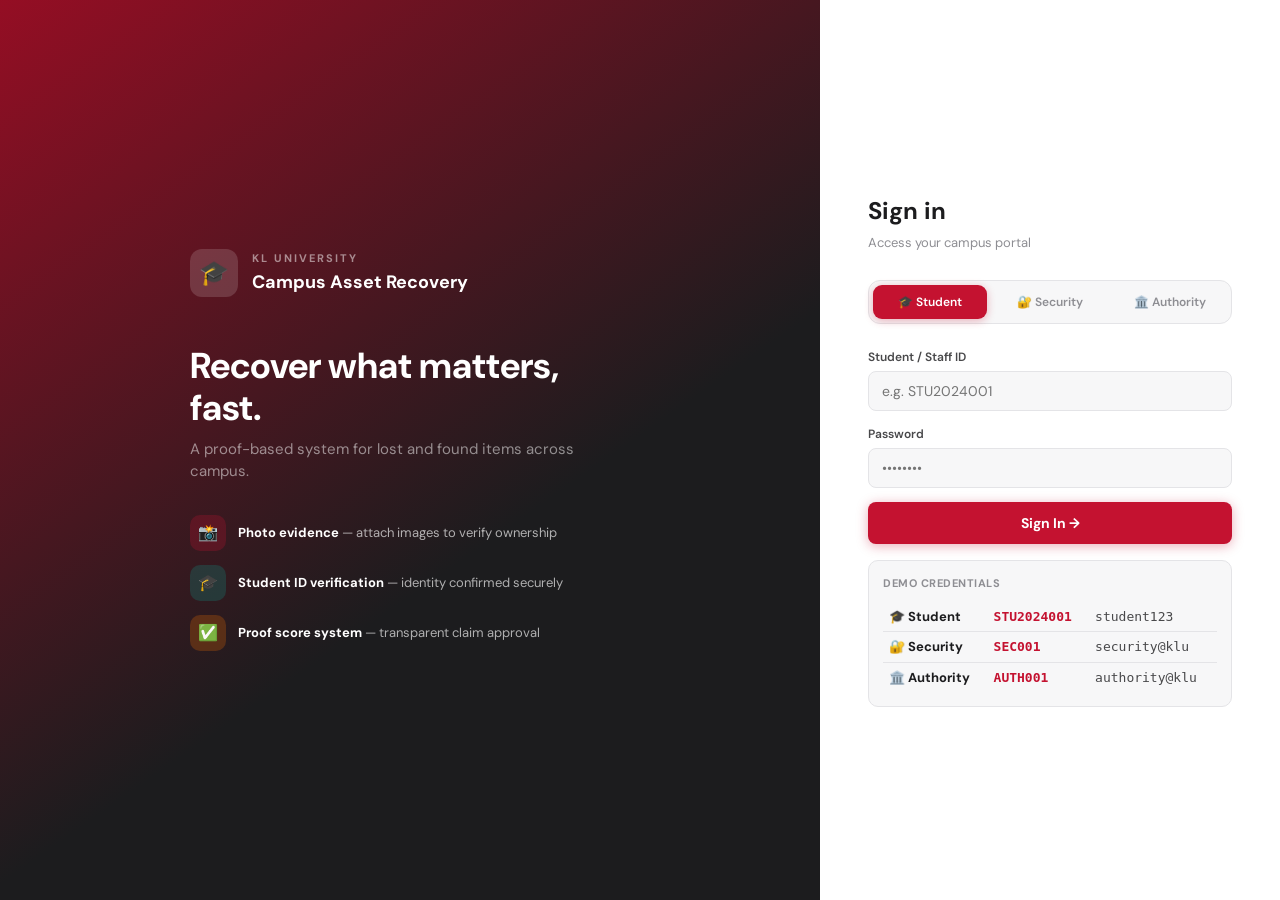
<file: index.html>
<!DOCTYPE html>
<html lang="en">
<head>
<meta charset="UTF-8"/>
<meta name="viewport" content="width=device-width, initial-scale=1.0"/>
<title>KLU – Campus Asset Recovery System</title>
<link href="https://fonts.googleapis.com/css2?family=DM+Sans:wght@300;400;500;600;700&family=DM+Mono:wght@400;500&display=swap" rel="stylesheet"/>
<link rel="stylesheet" href="style.css">
</head>
<body>

<div id="login-screen">
  <div class="login-left">
    <div class="login-left-content">
      <div class="login-brand">
        <div class="login-brand-icon">🎓</div>
        <div class="login-brand-text">
          <h1>KL University</h1>
          <p>Campus Asset Recovery</p>
        </div>
      </div>
      <div class="login-headline">
        <h2>Recover what matters, fast.</h2>
        <p>A proof-based system for lost and found items across campus.</p>
      </div>
      <div class="login-features">
        <div class="login-feature">
          <div class="login-feature-icon" style="background:rgba(196,18,48,0.25)">📸</div>
          <p><strong>Photo evidence</strong> — attach images to verify ownership</p>
        </div>
        <div class="login-feature">
          <div class="login-feature-icon" style="background:rgba(14,148,136,0.25)">🎓</div>
          <p><strong>Student ID verification</strong> — identity confirmed securely</p>
        </div>
        <div class="login-feature">
          <div class="login-feature-icon" style="background:rgba(234,108,0,0.25)">✅</div>
          <p><strong>Proof score system</strong> — transparent claim approval</p>
        </div>
      </div>
    </div>
  </div>
  <div class="login-right">
    <div class="login-form-wrap">
      <h3>Sign in</h3>
      <p>Access your campus portal</p>
      <div class="role-tabs">
        <button class="role-tab active" onclick="setRole('student',this)">🎓 Student</button>
        <button class="role-tab" onclick="setRole('admin',this)">🔐 Security</button>
        <button class="role-tab" onclick="setRole('authority',this)">🏛️ Authority</button>
      </div>
      <div class="form-field">
        <label>Student / Staff ID</label>
        <input type="text" id="login-id" placeholder="e.g. STU2024001"/>
      </div>
      <div class="form-field">
        <label>Password</label>
        <input type="password" id="login-pass" placeholder="••••••••"/>
      </div>
      <button class="btn-login" onclick="doLogin()">Sign In →</button>
      <div class="demo-creds">
        <div class="demo-creds-title">Demo Credentials</div>
        <table class="demo-table">
          <tr><td>🎓 Student</td><td class="cred-id">STU2024001</td><td class="cred-pass">student123</td></tr>
          <tr><td>🔐 Security</td><td class="cred-id">SEC001</td><td class="cred-pass">security@klu</td></tr>
          <tr><td>🏛️ Authority</td><td class="cred-id">AUTH001</td><td class="cred-pass">authority@klu</td></tr>
        </table>
      </div>
    </div>
  </div>
</div>

<div id="app">
  <aside class="sidebar">
    <div class="sidebar-header">
      <div class="sidebar-brand-badge">KLU</div>
      <div class="sidebar-logo-text">
        <span>KL University</span>
        <strong>Asset Recovery</strong>
      </div>
    </div>
    <div class="sidebar-user">
      <div class="user-avatar" id="sb-avatar">A</div>
      <div class="user-info">
        <h4 id="sb-name">User</h4>
        <span id="sb-role">Role</span>
      </div>
    </div>
    <nav class="sidebar-nav" id="sidebar-nav"></nav>
    <div class="sidebar-footer">
      <button class="btn-logout" onclick="logout()">← Sign Out</button>
    </div>
  </aside>

  <main class="main">

    <div class="page active" id="page-dashboard">
      <div class="page-header page-header-row">
        <div>
          <h1 id="dash-greeting">Dashboard</h1>
          <p>Here's what's happening on campus today</p>
        </div>
        <div style="display:flex;gap:8px">
          <button class="btn btn-outline" onclick="showPage('page-search')">🔍 Search</button>
          <button class="btn btn-red" onclick="showPage('page-report')">+ Report Item</button>
        </div>
      </div>
      <div class="stats-row">
        <div class="stat-card"><div class="stat-icon" style="background:#FFEBEE">📦</div><div><div class="stat-num" id="stat-lost">0</div><div class="stat-label">Lost Items</div><div class="stat-change up">+3 this week</div></div></div>
        <div class="stat-card"><div class="stat-icon" style="background:#E8F5E9">✅</div><div><div class="stat-num" id="stat-found">0</div><div class="stat-label">Found Items</div><div class="stat-change up">+5 this week</div></div></div>
        <div class="stat-card"><div class="stat-icon" style="background:#E3F2FD">🔗</div><div><div class="stat-num" id="stat-matches">9</div><div class="stat-label">Matches</div><div class="stat-change up">+2 today</div></div></div>
        <div class="stat-card"><div class="stat-icon" style="background:#FFF3E0">⏳</div><div><div class="stat-num" id="stat-pending">0</div><div class="stat-label">Pending Claims</div><div class="stat-change down">Needs review</div></div></div>
      </div>
      <div class="grid-2">
        <div class="card">
          <div class="card-header"><span class="card-title">Recent Reports</span><a class="card-link" onclick="showPage('page-search')">View all →</a></div>
          <div id="recent-list"></div>
        </div>
        <div class="card">
          <div class="card-header"><span class="card-title">Weekly Activity</span></div>
          <div class="card-pad">
            <div class="bar-chart" id="mini-chart"></div>
            <p style="font-size:11px;color:var(--text3);text-align:center;margin-top:6px">Claims per day — last 7 days</p>
            <div class="divider"></div>
            <div class="timeline" id="activity-timeline"></div>
          </div>
        </div>
      </div>
      <div class="card" id="proof-panel" style="display:none">
        <div class="card-header"><span class="card-title">Pending Verification Queue</span><a class="card-link" onclick="showPage('page-verify')">Manage →</a></div>
        <div class="table-wrap">
          <table>
            <thead><tr><th>Item</th><th>Claimant</th><th>Proof Score</th><th>Submitted</th><th>Action</th></tr></thead>
            <tbody id="verify-table-body"></tbody>
          </table>
        </div>
      </div>
    </div>

    <div class="page" id="page-report">
      <div class="page-header"><h1>Report an Item</h1><p>Submit a lost or found item with supporting evidence</p></div>
      <div class="card card-pad" style="margin-bottom:16px">
        <div class="steps-row">
          <div class="step-item active" id="step1"><div class="step-num">1</div><div class="step-label">Item Details</div></div>
          <div class="step-item" id="step2"><div class="step-num">2</div><div class="step-label">Upload Proof</div></div>
          <div class="step-item" id="step3"><div class="step-num">3</div><div class="step-label">Review and Submit</div></div>
        </div>
      </div>
      <div class="card card-pad">
        <div id="report-step-1">
          <div class="form-section">
            <div class="form-section-title">Item Type</div>
            <div style="display:flex;gap:10px;margin-bottom:20px">
              <label style="flex:1;cursor:pointer"><input type="radio" name="item-type" value="lost" checked onchange="updateReportType(this.value)" style="display:none"><div class="quiz-opt selected" id="type-lost" style="justify-content:center;padding:14px"><span>📍</span><span style="font-weight:700">Lost Item</span></div></label>
              <label style="flex:1;cursor:pointer"><input type="radio" name="item-type" value="found" onchange="updateReportType(this.value)" style="display:none"><div class="quiz-opt" id="type-found" style="justify-content:center;padding:14px"><span>📦</span><span style="font-weight:700">Found Item</span></div></label>
            </div>
          </div>
          <div class="form-section">
            <div class="form-section-title">Basic Information</div>
            <div class="form-row">
              <div class="form-field"><label>Item Name</label><input type="text" id="r-name" placeholder="e.g. Black Dell Laptop"/></div>
              <div class="form-field"><label>Category</label>
                <select id="r-category">
                  <option value="">Select category</option>
                  <option>Electronics</option><option>Clothing</option><option>Accessories / Jewelry</option>
                  <option>Books / Stationery</option><option>ID / Documents</option><option>Keys</option>
                  <option>Bag / Wallet</option><option>Sports Equipment</option><option>Other</option>
                </select>
              </div>
            </div>
            <div class="form-row">
              <div class="form-field"><label>Date</label><input type="date" id="r-date"/></div>
              <div class="form-field"><label>Location</label>
                <select id="r-location">
                  <option value="">Select location</option>
                  <optgroup label="🏪 Basement (B Floor)">
                    <option>Canteen – B Floor</option>
                    <option>Boys Common Room – B Floor</option>
                    <option>Girls Common Room – B Floor</option>
                  </optgroup>
                  <optgroup label="🏫 Ground Floor">
                    <option>Room 001 – Ground Floor</option><option>Room 002 – Ground Floor</option>
                    <option>Room 003 – Ground Floor</option><option>Room 004 – Ground Floor</option>
                    <option>Room 005 – Ground Floor</option><option>Room 006 – Ground Floor</option>
                    <option>Room 007 – Ground Floor</option><option>Lab 008 – Ground Floor</option>
                    <option>Faculty Room – Ground Floor</option>
                  </optgroup>
                  <optgroup label="🏫 1st Floor">
                    <option>Room 101 – 1st Floor</option><option>Room 102 – 1st Floor</option>
                    <option>Room 103 – 1st Floor</option><option>Room 104 – 1st Floor</option>
                    <option>Room 105 – 1st Floor</option><option>Room 106 – 1st Floor</option>
                    <option>Room 107 – 1st Floor</option><option>Lab 108 – 1st Floor</option>
                    <option>Faculty Room – 1st Floor</option>
                  </optgroup>
                  <optgroup label="📚 2nd Floor">
                    <option>Room 201 – 2nd Floor</option><option>Room 202 – 2nd Floor</option>
                    <option>Room 203 – 2nd Floor</option><option>Room 204 – 2nd Floor</option>
                    <option>Room 205 – 2nd Floor</option><option>Room 206 – 2nd Floor</option>
                    <option>Room 207 – 2nd Floor</option><option>Lab 208 – 2nd Floor</option>
                    <option>Library – 2nd Floor</option><option>Faculty Room – 2nd Floor</option>
                  </optgroup>
                  <optgroup label="🎭 3rd Floor">
                    <option>Room 301 – 3rd Floor</option><option>Room 302 – 3rd Floor</option>
                    <option>Room 303 – 3rd Floor</option><option>Room 304 – 3rd Floor</option>
                    <option>Room 305 – 3rd Floor</option><option>Room 306 – 3rd Floor</option>
                    <option>Room 307 – 3rd Floor</option><option>Auditorium – 3rd Floor</option>
                    <option>Faculty Room – 3rd Floor</option>
                  </optgroup>
                  <optgroup label="🎭 4th Floor">
                    <option>Room 401 – 4th Floor</option><option>Room 402 – 4th Floor</option>
                    <option>Room 403 – 4th Floor</option><option>Room 404 – 4th Floor</option>
                    <option>Room 405 – 4th Floor</option><option>Room 406 – 4th Floor</option>
                    <option>Room 407 – 4th Floor</option><option>Auditorium – 4th Floor</option>
                    <option>Faculty Room – 4th Floor</option>
                  </optgroup>
                  <option>Other / Unknown</option>
                </select>
              </div>
            </div>
            <div class="form-field"><label>Description</label><textarea id="r-desc" placeholder="Colour, brand, size, unique markings, condition..."></textarea></div>
            <div class="form-field"><label>Unique Identifiers</label><input type="text" id="r-uid" placeholder="Serial no., engraving, stickers, etc."/></div>
          </div>
          <div style="text-align:right"><button class="btn btn-red" onclick="reportNext(2)">Next →</button></div>
        </div>

        <div id="report-step-2" style="display:none">
          <div class="form-section">
            <div class="form-section-title">Photo Evidence</div>
            <div class="alert alert-info">📷 Clear photos significantly improve recovery chances.</div>
            <div class="upload-area" onclick="triggerUpload('photo-upload')">
              <div class="upload-icon">📷</div>
              <p>Drag and drop or <span class="upload-link">browse files</span></p>
              <p style="font-size:11px;margin-top:3px;color:var(--text3)">JPG, PNG up to 10MB</p>
              <input type="file" id="photo-upload" multiple accept="image/*" style="display:none" onchange="previewPhotos(this)"/>
            </div>
            <div id="photo-previews" style="display:flex;gap:8px;flex-wrap:wrap;margin-top:10px"></div>
          </div>
          <div class="form-section">
            <div class="form-section-title">Student ID Verification</div>
            <div class="alert alert-warn">🎓 Required to validate your identity. Kept confidential.</div>
            <div class="form-row">
              <div class="form-field"><label>Student ID</label><input type="text" id="r-sid" placeholder="e.g. STU2024001"/></div>
              <div class="form-field"><label>Full Name</label><input type="text" id="r-sname" placeholder="As per ID card"/></div>
            </div>
            <div class="form-field"><label>Upload ID Card</label>
              <div class="upload-area" onclick="triggerUpload('id-upload')" style="padding:16px">
                <div style="font-size:22px">🪪</div>
                <p style="font-size:13px">Click to upload ID card</p>
                <input type="file" id="id-upload" accept="image/*" style="display:none" onchange="handleIdUpload(this)"/>
              </div>
              <div id="id-preview"></div>
            </div>
          </div>
          <div style="display:flex;justify-content:space-between">
            <button class="btn btn-outline" onclick="reportNext(1)">← Back</button>
            <button class="btn btn-red" onclick="reportNext(3)">Next →</button>
          </div>
        </div>

        <div id="report-step-3" style="display:none">
          <div class="form-section">
            <div class="form-section-title">Review Your Report</div>
            <div id="review-content" style="background:var(--surface2);border-radius:var(--radius-sm);padding:18px;border:1px solid var(--border);margin-bottom:14px"></div>
            <div class="alert alert-warn">By submitting you confirm all information is accurate. False reports may result in disciplinary action.</div>
          </div>
          <div style="display:flex;justify-content:space-between">
            <button class="btn btn-outline" onclick="reportNext(2)">← Back</button>
            <button class="btn btn-green-s" onclick="submitReport()">✅ Submit Report</button>
          </div>
        </div>
      </div>
    </div>

    <div class="page" id="page-search">
      <div class="page-header"><h1>Search Items</h1><p>Browse all reported lost and found items</p></div>
      <div class="search-wrap"><span class="search-icon">🔍</span><input type="text" placeholder="Search by name, category, location..." id="search-input" oninput="renderSearch()"/></div>
      <div class="filters-row">
        <select class="filter-select" id="filter-status" onchange="renderSearch()"><option value="">All Status</option><option value="open">Open</option><option value="pending">Pending</option><option value="verified">Verified</option><option value="claimed">Claimed</option></select>
        <select class="filter-select" id="filter-type" onchange="renderSearch()"><option value="">Lost and Found</option><option value="lost">Lost Only</option><option value="found">Found Only</option></select>
      </div>
      <div id="search-results" class="grid-3"></div>
    </div>

    <div class="page" id="page-my-reports">
      <div class="page-header"><h1>My Reports</h1><p>Items you have reported and their status</p></div>
      <div class="card"><div class="table-wrap"><table><thead><tr><th>Item</th><th>Type</th><th>Date</th><th>Location</th><th>Status</th><th>Proof Score</th><th></th></tr></thead><tbody id="my-reports-body"></tbody></table></div></div>
    </div>

    <div class="page" id="page-claim">
      <div class="page-header"><h1>Claim an Item</h1><p>Prove ownership through verification</p></div>
      <div class="grid-2">
        <div>
          <div class="card card-pad" style="margin-bottom:14px" id="claim-item-detail"></div>
          <div class="card card-pad">
            <div style="font-size:14px;font-weight:700;margin-bottom:14px">Verification Steps</div>
            <div class="timeline">
              <div class="tl-item"><div class="tl-dot done">✓</div><div class="tl-content"><h4>Student ID Verified</h4><p>Identity confirmed</p></div></div>
              <div class="tl-item"><div class="tl-dot pend">⏳</div><div class="tl-content"><h4>Description Quiz</h4><p>Answer questions about the item</p></div></div>
              <div class="tl-item"><div class="tl-dot">📋</div><div class="tl-content"><h4>Admin Review</h4><p>Security staff confirms claim</p></div></div>
              <div class="tl-item"><div class="tl-dot">🏛️</div><div class="tl-content"><h4>Authority Approval</h4><p>Final sign-off</p></div></div>
            </div>
          </div>
        </div>
        <div class="card card-pad">
          <div style="font-size:14px;font-weight:700;margin-bottom:4px">Ownership Verification Quiz</div>
          <p style="font-size:12px;color:var(--text3);margin-bottom:16px">Answer these questions to prove you are the owner.</p>
          <div id="quiz-container"></div>
          <button class="btn btn-red btn-block" style="margin-top:14px" onclick="submitQuiz()">Submit Answers →</button>
        </div>
      </div>
    </div>

    <div class="page" id="page-verify">
      <div class="page-header"><h1>Verification Queue</h1><p>Review and approve pending claims</p></div>
      <div class="card"><div class="table-wrap"><table><thead><tr><th>Item</th><th>Claimant</th><th>ID Verified</th><th>Quiz Score</th><th>Photo Match</th><th>Total Proof</th><th>Actions</th></tr></thead><tbody id="admin-verify-body"></tbody></table></div></div>
    </div>

    <div class="page" id="page-matches">
      <div class="page-header"><h1>Suggested Matches</h1><p>AI-matched lost and found item pairs</p></div>
      <div id="matches-grid" class="grid-2"></div>
    </div>

  </main>
</div>

<div class="modal-overlay" id="claim-modal">
  <div class="modal">
    <div class="modal-title">🔐 Claim This Item</div>
    <div class="modal-sub">Verify your identity before proceeding to the quiz.</div>
    <div class="form-field"><label>Student ID</label><input type="text" id="claim-sid" placeholder="e.g. STU2024001"/></div>
    <div class="form-field"><label>Full Name</label><input type="text" id="claim-name" placeholder="Full name as per ID"/></div>
    <div class="modal-footer"><button class="btn btn-outline" onclick="closeModal('claim-modal')">Cancel</button><button class="btn btn-red" onclick="startClaim()">Proceed to Quiz →</button></div>
  </div>
</div>

<div class="modal-overlay" id="success-modal">
  <div class="modal" style="text-align:center">
    <div style="font-size:48px;margin-bottom:12px">🎉</div>
    <div class="modal-title">Report Submitted!</div>
    <div class="modal-sub">You will be notified when a match is found or a claim is made.</div>
    <div style="background:var(--surface2);border-radius:var(--radius-sm);padding:14px;margin:14px 0;text-align:left;border:1px solid var(--border)">
      <div style="font-size:10px;color:var(--text3);font-weight:700;text-transform:uppercase;letter-spacing:0.5px">Report ID</div>
      <div style="font-family:'DM Mono',monospace;font-size:20px;font-weight:700;color:var(--red);margin-top:2px" id="report-id-display">RPT-0000</div>
    </div>
    <button class="btn btn-red btn-block" onclick="closeModal('success-modal');showPage('page-my-reports')">View My Reports</button>
  </div>
</div>

<div class="modal-overlay" id="item-modal">
  <div class="modal">
    <div id="item-modal-content"></div>
    <div class="modal-footer" id="item-modal-footer"><button class="btn btn-outline" onclick="closeModal('item-modal')">Close</button></div>
  </div>
</div>

<script src="script.js"></script>
</body>
</html>
</file>
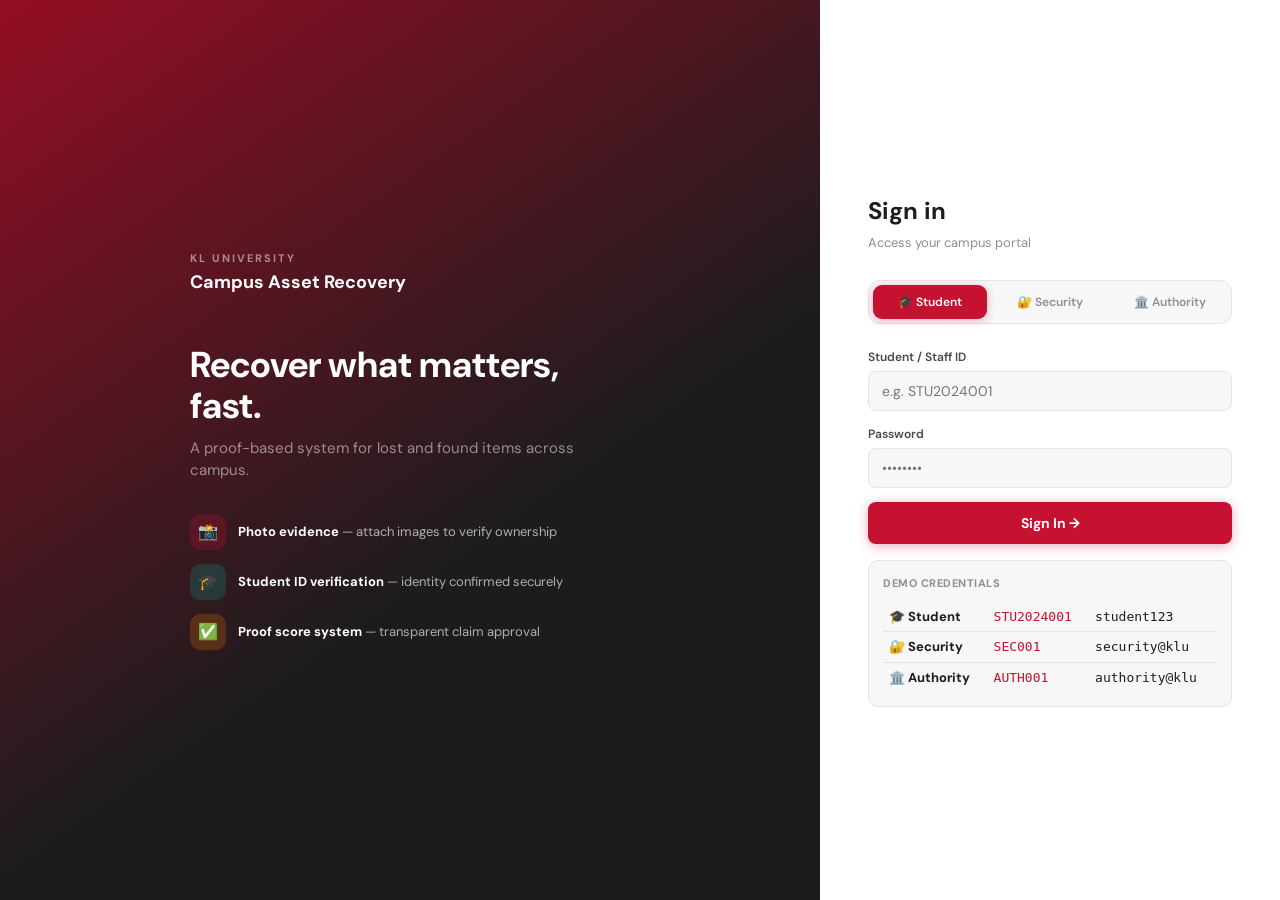
<file: lost and found final.html>
<!DOCTYPE html>
<html lang="en">
<head>
<meta charset="UTF-8"/>
<meta name="viewport" content="width=device-width, initial-scale=1.0"/>
<title>KLU – Campus Asset Recovery System</title>
<link href="https://fonts.googleapis.com/css2?family=DM+Sans:wght@300;400;500;600;700&family=DM+Mono:wght@400;500&display=swap" rel="stylesheet"/>
<link rel="stylesheet" href="style.css">
</head>
<body>
<div id="login-screen">
  <div class="login-left">
    <div class="login-left-content">
      <div class="login-brand">
        <div class="login-brand-text">
          <h1>KL University</h1>
          <p>Campus Asset Recovery</p>
        </div>
      </div>
      <div class="login-headline">
        <h2>Recover what matters, fast.</h2>
        <p>A proof-based system for lost and found items across campus.</p>
      </div>
      <div class="login-features">
        <div class="login-feature">
          <div class="login-feature-icon" style="background:rgba(196,18,48,0.25)">📸</div>
          <p><strong>Photo evidence</strong> — attach images to verify ownership</p>
        </div>
        <div class="login-feature">
          <div class="login-feature-icon" style="background:rgba(14,148,136,0.25)">🎓</div>
          <p><strong>Student ID verification</strong> — identity confirmed securely</p>
        </div>
        <div class="login-feature">
          <div class="login-feature-icon" style="background:rgba(234,108,0,0.25)">✅</div>
          <p><strong>Proof score system</strong> — transparent claim approval</p>
        </div>
      </div>
    </div>
  </div>
  <div class="login-right">
    <div class="login-form-wrap">
      <h3>Sign in</h3>
      <p>Access your campus portal</p>
      <div class="role-tabs">
        <button class="role-tab active" onclick="setRole('student',this)">🎓 Student</button>
        <button class="role-tab" onclick="setRole('admin',this)">🔐 Security</button>
        <button class="role-tab" onclick="setRole('authority',this)">🏛️ Authority</button>
      </div>
      <div class="form-field">
        <label>Student / Staff ID</label>
        <input type="text" id="login-id" placeholder="e.g. STU2024001"/>
      </div>
      <div class="form-field">
        <label>Password</label>
        <input type="password" id="login-pass" placeholder="••••••••"/>
      </div>
      <button class="btn-login" onclick="doLogin()">Sign In →</button>
      <div style="margin-top:16px;background:#F7F7F8;border:1px solid #E4E4E7;border-radius:10px;padding:14px;">
        <div style="font-size:11px;font-weight:700;color:#8E8E93;text-transform:uppercase;letter-spacing:0.5px;margin-bottom:10px;">Demo Credentials</div>
        <table style="width:100%;border-collapse:collapse;font-size:12px;">
          <tr style="border-bottom:1px solid #E4E4E7;">
            <td style="padding:5px 6px;font-weight:700;">🎓 Student</td>
            <td style="padding:5px 6px;font-family:monospace;color:#C41230;">STU2024001</td>
            <td style="padding:5px 6px;font-family:monospace;">student123</td>
          </tr>
          <tr style="border-bottom:1px solid #E4E4E7;">
            <td style="padding:5px 6px;font-weight:700;">🔐 Security</td>
            <td style="padding:5px 6px;font-family:monospace;color:#C41230;">SEC001</td>
            <td style="padding:5px 6px;font-family:monospace;">security@klu</td>
          </tr>
          <tr>
            <td style="padding:5px 6px;font-weight:700;">🏛️ Authority</td>
            <td style="padding:5px 6px;font-family:monospace;color:#C41230;">AUTH001</td>
            <td style="padding:5px 6px;font-family:monospace;">authority@klu</td>
          </tr>
        </table>
      </div>
    </div>
  </div>
</div>

<div id="app">
  <aside class="sidebar">
    <div class="sidebar-header">
      <div class="sidebar-logo-text">
        <span>KL University</span>
        <strong>Asset Recovery</strong>
      </div>
    </div>
    <div class="sidebar-user">
      <div class="user-avatar" id="sb-avatar">A</div>
      <div class="user-info">
        <h4 id="sb-name">User</h4>
        <span id="sb-role">Role</span>
      </div>
    </div>
    <nav class="sidebar-nav" id="sidebar-nav"></nav>
    <div class="sidebar-footer">
      <button class="btn-logout" onclick="logout()">← Sign Out</button>
    </div>
  </aside>
  <main class="main">
    <div class="page active" id="page-dashboard">
      <div class="page-header page-header-row">
        <div>
          <h1 id="dash-greeting">Dashboard</h1>
          <p>Here's what's happening on campus today</p>
        </div>
        <div style="display:flex;gap:8px">
          <button class="btn btn-outline" onclick="showPage('page-search')">🔍 Search</button>
          <button class="btn btn-red" onclick="showPage('page-report')">+ Report Item</button>
        </div>
      </div>
      <div class="stats-row">
        <div class="stat-card">
          <div class="stat-icon" style="background:#FFEBEE">📦</div>
          <div>
            <div class="stat-num" id="stat-lost">24</div>
            <div class="stat-label">Lost Items</div>
            <div class="stat-change up">+3 this week</div>
          </div>
        </div>
        <div class="stat-card">
          <div class="stat-icon" style="background:#E8F5E9">✅</div>
          <div>
            <div class="stat-num" id="stat-found">18</div>
            <div class="stat-label">Found Items</div>
            <div class="stat-change up">+5 this week</div>
          </div>
        </div>
        <div class="stat-card">
          <div class="stat-icon" style="background:#E3F2FD">🔗</div>
          <div>
            <div class="stat-num" id="stat-matches">9</div>
            <div class="stat-label">Matches</div>
            <div class="stat-change up">+2 today</div>
          </div>
        </div>
        <div class="stat-card">
          <div class="stat-icon" style="background:#FFF3E0">⏳</div>
          <div>
            <div class="stat-num" id="stat-pending">6</div>
            <div class="stat-label">Pending Claims</div>
            <div class="stat-change down">Needs review</div>
          </div>
        </div>
      </div>
      <div class="grid-2">
        <div class="card">
          <div class="card-header">
            <span class="card-title">Recent Reports</span>
            <a class="card-link" onclick="showPage('page-search')">View all →</a>
          </div>
          <div id="recent-list"></div>
        </div>
        <div class="card">
          <div class="card-header">
            <span class="card-title">Weekly Activity</span>
          </div>
          <div class="card-pad">
            <div class="bar-chart" id="mini-chart"></div>
            <p style="font-size:11px;color:var(--text3);text-align:center;margin-top:6px">Claims per day — last 7 days</p>
            <div class="divider"></div>
            <div class="timeline" id="activity-timeline"></div>
          </div>
        </div>
      </div>
      <div class="card" id="proof-panel" style="display:none">
        <div class="card-header">
          <span class="card-title">Pending Verification Queue</span>
          <a class="card-link" onclick="showPage('page-verify')">Manage →</a>
        </div>
        <div class="table-wrap">
          <table>
            <thead><tr><th>Item</th><th>Claimant</th><th>Proof Score</th><th>Submitted</th><th>Action</th></tr></thead>
            <tbody id="verify-table-body"></tbody>
          </table>
        </div>
      </div>
    </div>

    <div class="page" id="page-report">
      <div class="page-header">
        <h1>Report an Item</h1>
        <p>Submit a lost or found item with supporting evidence</p>
      </div>
      <div class="card card-pad" style="margin-bottom:16px">
        <div class="steps-row">
          <div class="step-item active" id="step1"><div class="step-num">1</div><div class="step-label">Item Details</div></div>
          <div class="step-item" id="step2"><div class="step-num">2</div><div class="step-label">Upload Proof</div></div>
          <div class="step-item" id="step3"><div class="step-num">3</div><div class="step-label">Review and Submit</div></div>
        </div>
      </div>
      <div class="card card-pad">
        <div id="report-step-1">
          <div class="form-section">
            <div class="form-section-title">Item Type</div>
            <div style="display:flex;gap:10px;margin-bottom:20px">
              <label style="flex:1;cursor:pointer">
                <input type="radio" name="item-type" value="lost" checked onchange="updateReportType(this.value)" style="display:none">
                <div class="quiz-opt selected" id="type-lost" style="justify-content:center;padding:14px">
                  <span>📍</span><span style="font-weight:700">Lost Item</span>
                </div>
              </label>
              <label style="flex:1;cursor:pointer">
                <input type="radio" name="item-type" value="found" onchange="updateReportType(this.value)" style="display:none">
                <div class="quiz-opt" id="type-found" style="justify-content:center;padding:14px">
                  <span>📦</span><span style="font-weight:700">Found Item</span>
                </div>
              </label>
            </div>
          </div>
          <div class="form-section">
            <div class="form-section-title">Basic Information</div>
            <div class="form-row">
              <div class="form-field"><label>Item Name</label><input type="text" id="r-name" placeholder="e.g. Black Dell Laptop"/></div>
              <div class="form-field"><label>Category</label>
                <select id="r-category">
                  <option value="">Select category</option>
                  <option>Electronics</option><option>Clothing</option><option>Accessories / Jewelry</option>
                  <option>Books / Stationery</option><option>ID / Documents</option><option>Keys</option>
                  <option>Bag / Wallet</option><option>Sports Equipment</option><option>Other</option>
                </select>
              </div>
            </div>
            <div class="form-row">
              <div class="form-field"><label>Date</label><input type="date" id="r-date"/></div>
              <div class="form-field"><label>Location</label>
                <select id="r-location">
                  <option value="">Select location</option>
                  <option>Library – Ground Floor</option><option>Library – First Floor</option>
                  <option>Cafeteria</option><option>Main Auditorium</option><option>Lab Block A</option>
                  <option>Lab Block B</option><option>Sports Complex</option><option>Hostel Block</option>
                  <option>Admin Building</option><option>Parking Lot</option><option>Other</option>
                </select>
              </div>
            </div>
            <div class="form-field"><label>Description</label><textarea id="r-desc" placeholder="Colour, brand, size, unique markings, condition..."></textarea></div>
            <div class="form-field"><label>Unique Identifiers</label><input type="text" id="r-uid" placeholder="Serial no., engraving, stickers, etc."/></div>
          </div>
          <div style="text-align:right"><button class="btn btn-red" onclick="reportNext(2)">Next →</button></div>
        </div>
        <div id="report-step-2" style="display:none">
          <div class="form-section">
            <div class="form-section-title">Photo Evidence</div>
            <div class="alert alert-info">📷 Clear photos significantly improve recovery chances.</div>
            <div class="upload-area" onclick="triggerUpload('photo-upload')">
              <div class="upload-icon">📷</div>
              <p>Drag and drop or <span class="upload-link">browse files</span></p>
              <p style="font-size:11px;margin-top:3px;color:var(--text3)">JPG, PNG up to 10MB</p>
              <input type="file" id="photo-upload" multiple accept="image/*" style="display:none" onchange="previewPhotos(this)"/>
            </div>
            <div id="photo-previews" style="display:flex;gap:8px;flex-wrap:wrap;margin-top:10px"></div>
          </div>
          <div class="form-section">
            <div class="form-section-title">Student ID Verification</div>
            <div class="alert alert-warn">🎓 Required to validate your identity. Kept confidential.</div>
            <div class="form-row">
              <div class="form-field"><label>Student ID</label><input type="text" id="r-sid" placeholder="e.g. STU2024001"/></div>
              <div class="form-field"><label>Full Name</label><input type="text" id="r-sname" placeholder="As per ID card"/></div>
            </div>
            <div class="form-field"><label>Upload ID Card</label>
              <div class="upload-area" onclick="triggerUpload('id-upload')" style="padding:16px">
                <div style="font-size:22px">🪪</div>
                <p style="font-size:13px">Click to upload ID card</p>
                <input type="file" id="id-upload" accept="image/*" style="display:none" onchange="handleIdUpload(this)"/>
              </div>
              <div id="id-preview"></div>
            </div>
          </div>
          <div style="display:flex;justify-content:space-between">
            <button class="btn btn-outline" onclick="reportNext(1)">← Back</button>
            <button class="btn btn-red" onclick="reportNext(3)">Next →</button>
          </div>
        </div>
        <div id="report-step-3" style="display:none">
          <div class="form-section">
            <div class="form-section-title">Review Your Report</div>
            <div id="review-content" style="background:var(--surface2);border-radius:var(--radius-sm);padding:18px;border:1px solid var(--border);margin-bottom:14px"></div>
            <div class="alert alert-warn">By submitting you confirm all information is accurate. False reports may result in disciplinary action.</div>
          </div>
          <div style="display:flex;justify-content:space-between">
            <button class="btn btn-outline" onclick="reportNext(2)">← Back</button>
            <button class="btn btn-green-s" onclick="submitReport()">✅ Submit Report</button>
          </div>
        </div>
      </div>
    </div>

    <div class="page" id="page-search">
      <div class="page-header"><h1>Search Items</h1><p>Browse all reported lost and found items</p></div>
      <div class="search-wrap">
        <span class="search-icon">🔍</span>
        <input type="text" placeholder="Search by name, category, location..." id="search-input" oninput="renderSearch()"/>
      </div>
      <div class="filters-row">
        <select class="filter-select" id="filter-status" onchange="renderSearch()">
          <option value="">All Status</option>
          <option value="open">Open</option><option value="pending">Pending</option>
          <option value="verified">Verified</option><option value="claimed">Claimed</option>
        </select>
        <select class="filter-select" id="filter-type" onchange="renderSearch()">
          <option value="">Lost and Found</option>
          <option value="lost">Lost Only</option><option value="found">Found Only</option>
        </select>
      </div>
      <div id="search-results" class="grid-3"></div>
    </div>

    <div class="page" id="page-my-reports">
      <div class="page-header"><h1>My Reports</h1><p>Items you have reported and their status</p></div>
      <div class="card">
        <div class="table-wrap">
          <table>
            <thead><tr><th>Item</th><th>Type</th><th>Date</th><th>Location</th><th>Status</th><th>Proof Score</th><th></th></tr></thead>
            <tbody id="my-reports-body"></tbody>
          </table>
        </div>
      </div>
    </div>

    <div class="page" id="page-claim">
      <div class="page-header"><h1>Claim an Item</h1><p>Prove ownership through verification</p></div>
      <div class="grid-2">
        <div>
          <div class="card card-pad" style="margin-bottom:14px" id="claim-item-detail"></div>
          <div class="card card-pad">
            <div style="font-size:14px;font-weight:700;margin-bottom:14px">Verification Steps</div>
            <div class="timeline">
              <div class="tl-item"><div class="tl-dot done">✓</div><div class="tl-content"><h4>Student ID Verified</h4><p>Identity confirmed</p></div></div>
              <div class="tl-item"><div class="tl-dot pend">⏳</div><div class="tl-content"><h4>Description Quiz</h4><p>Answer questions about the item</p></div></div>
              <div class="tl-item"><div class="tl-dot">📋</div><div class="tl-content"><h4>Admin Review</h4><p>Security staff confirms claim</p></div></div>
              <div class="tl-item"><div class="tl-dot">🏛️</div><div class="tl-content"><h4>Authority Approval</h4><p>Final sign-off</p></div></div>
            </div>
          </div>
        </div>
        <div class="card card-pad">
          <div style="font-size:14px;font-weight:700;margin-bottom:4px">Ownership Verification Quiz</div>
          <p style="font-size:12px;color:var(--text3);margin-bottom:16px">Answer these questions to prove you are the owner. Details were not publicly disclosed.</p>
          <div id="quiz-container"></div>
          <button class="btn btn-red btn-block" style="margin-top:14px" onclick="submitQuiz()">Submit Answers →</button>
        </div>
      </div>
    </div>

    <div class="page" id="page-verify">
      <div class="page-header"><h1>Verification Queue</h1><p>Review and approve pending claims</p></div>
      <div class="card">
        <div class="table-wrap">
          <table>
            <thead><tr><th>Item</th><th>Claimant</th><th>ID Verified</th><th>Quiz Score</th><th>Photo Match</th><th>Total Proof</th><th>Actions</th></tr></thead>
            <tbody id="admin-verify-body"></tbody>
          </table>
        </div>
      </div>
    </div>

    <div class="page" id="page-matches">
      <div class="page-header"><h1>Suggested Matches</h1><p>AI-matched lost and found item pairs</p></div>
      <div id="matches-grid" class="grid-2"></div>
    </div>
  </main>
</div>

<div class="modal-overlay" id="claim-modal">
  <div class="modal">
    <div class="modal-title">🔐 Claim This Item</div>
    <div class="modal-sub">Verify your identity before proceeding to the quiz.</div>
    <div class="form-field"><label>Student ID</label><input type="text" id="claim-sid" placeholder="e.g. STU2024001"/></div>
    <div class="form-field"><label>Full Name</label><input type="text" id="claim-name" placeholder="Full name as per ID"/></div>
    <div class="modal-footer">
      <button class="btn btn-outline" onclick="closeModal('claim-modal')">Cancel</button>
      <button class="btn btn-red" onclick="startClaim()">Proceed to Quiz →</button>
    </div>
  </div>
</div>

<div class="modal-overlay" id="success-modal">
  <div class="modal" style="text-align:center">
    <div style="font-size:48px;margin-bottom:12px">🎉</div>
    <div class="modal-title">Report Submitted!</div>
    <div class="modal-sub">You will be notified when a match is found or a claim is made.</div>
    <div style="background:var(--surface2);border-radius:var(--radius-sm);padding:14px;margin:14px 0;text-align:left;border:1px solid var(--border)">
      <div style="font-size:10px;color:var(--text3);font-weight:700;text-transform:uppercase;letter-spacing:0.5px">Report ID</div>
      <div style="font-family:'DM Mono',monospace;font-size:20px;font-weight:700;color:var(--red);margin-top:2px" id="report-id-display">RPT-0000</div>
    </div>
    <button class="btn btn-red btn-block" onclick="closeModal('success-modal');showPage('page-my-reports')">View My Reports</button>
  </div>
</div>

<div class="modal-overlay" id="item-modal">
  <div class="modal">
    <div id="item-modal-content"></div>
    <div class="modal-footer" id="item-modal-footer">
      <button class="btn btn-outline" onclick="closeModal('item-modal')">Close</button>
    </div>
  </div>
</div>

<script src="script.js"></script>
</body>
</html>
</file>
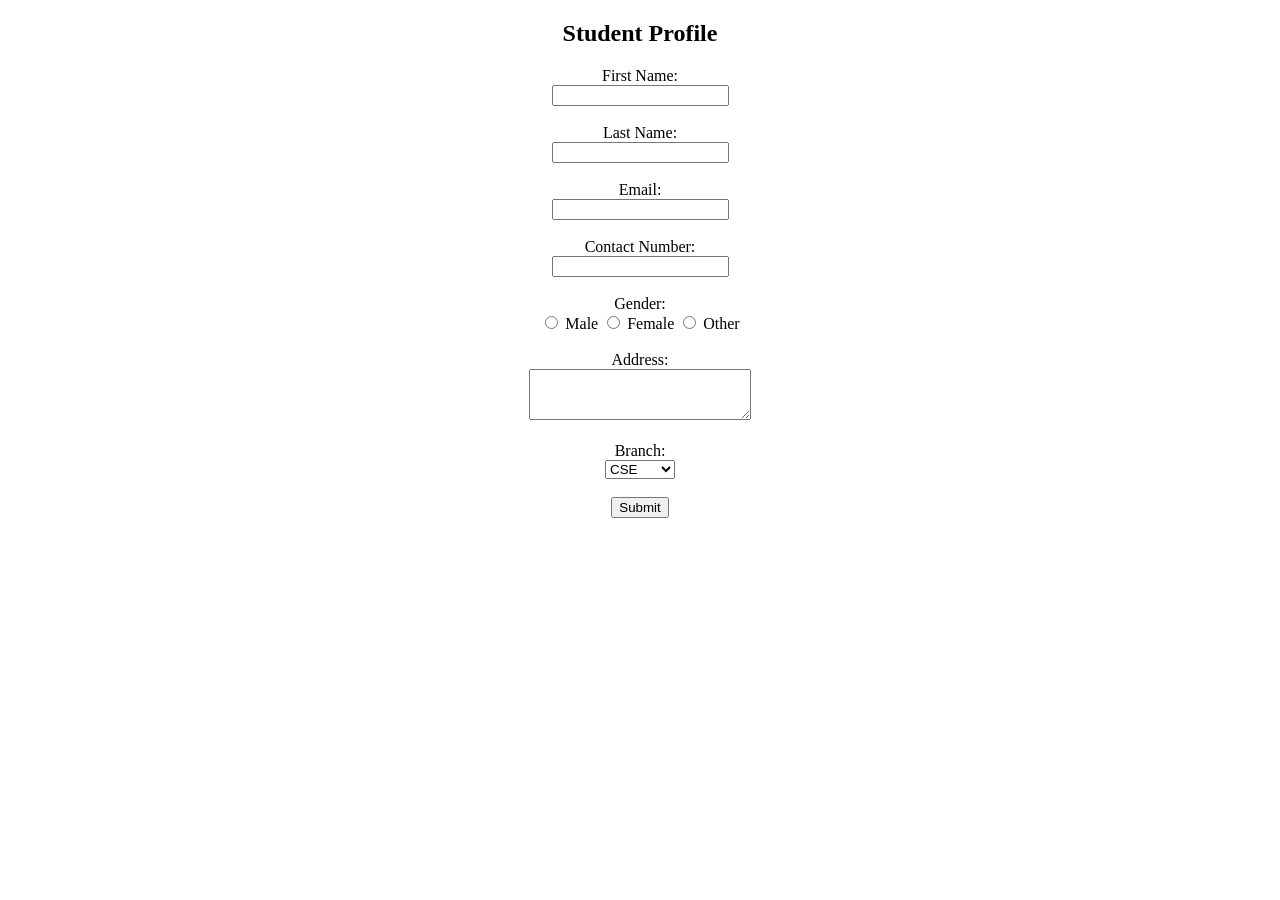
<file: student profile1.html>
<!DOCTYPE html>
<html>
<head>
    <title>Student Profile</title>
</head>
<body align="center">

<h2>Student Profile</h2>

<form>
    First Name:<br>
    <input type="text"><br><br>

    Last Name:<br>
    <input type="text"><br><br>

    Email:<br>
    <input type="email"><br><br>

    Contact Number:<br>
    <input type="tel"><br><br>

    Gender:<br>
    <input type="radio" name="gender"> Male
    <input type="radio" name="gender"> Female
    <input type="radio" name="gender"> Other<br><br>

    Address:<br>
    <textarea rows="3" cols="25"></textarea><br><br>

    Branch:<br>
    <select>
        <option>CSE</option>
        <option>AI & ML</option>
        <option>ECE</option>
        <option>EEE</option>
    </select><br><br>

    <input type="submit" value="Submit">
</form>

</body>
</html>
</file>
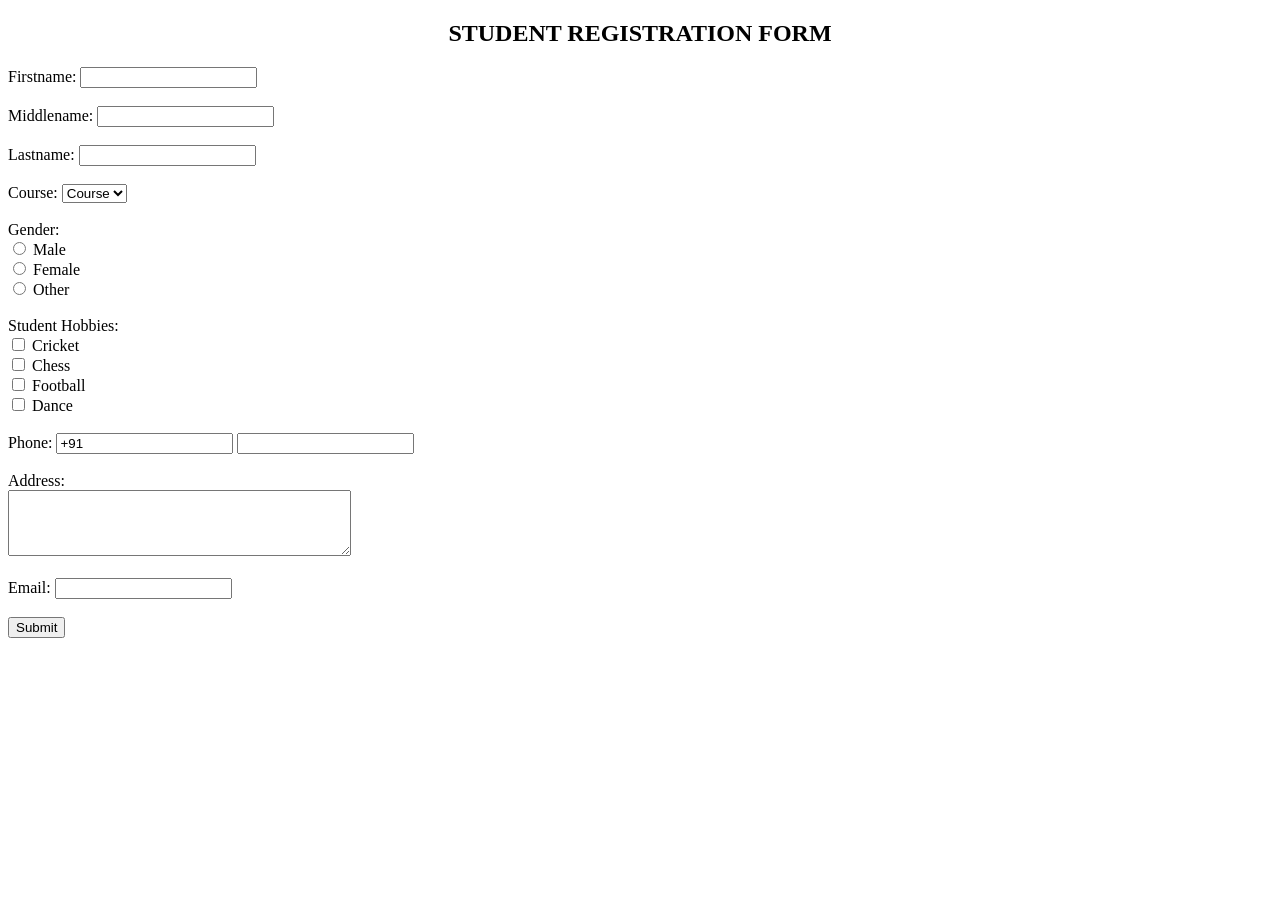
<file: studentregistrationform.html>
<!DOCTYPE html>
<html>
<head>
    <title>Student Registration Form</title>
</head>
<body>

    <h2 align="center">STUDENT REGISTRATION FORM</h2>

    <form>

        Firstname:
        <input type="text" name="firstname">
        <br><br>

        Middlename:
        <input type="text" name="middlename">
        <br><br>

        Lastname:
        <input type="text" name="lastname">
        <br><br>

        Course:
        <select name="course">
            <option value="">Course</option>
            <option value="CSE">CSE</option>
            <option value="ECE">ECE</option>
            <option value="EEE">EEE</option>
            <option value="IT">IT</option>
        </select>
        <br><br>

        Gender:
        <br>
        <input type="radio" name="gender"> Male
        <br>
        <input type="radio" name="gender"> Female
        <br>
        <input type="radio" name="gender"> Other
        <br><br>

        Student Hobbies:
        <br>
        <input type="checkbox"> Cricket
        <br>
        <input type="checkbox"> Chess
        <br>
        <input type="checkbox"> Football
        <br>
        <input type="checkbox"> Dance
        <br><br>

        Phone:
        <input type="text" value="+91">
        <input type="text">
        <br><br>

        Address:
        <br>
        <textarea rows="4" cols="40"></textarea>
        <br><br>

        Email:
        <input type="email">
        <br><br>

        <input type="submit" value="Submit">

    </form>

</body>
</html>
</file>
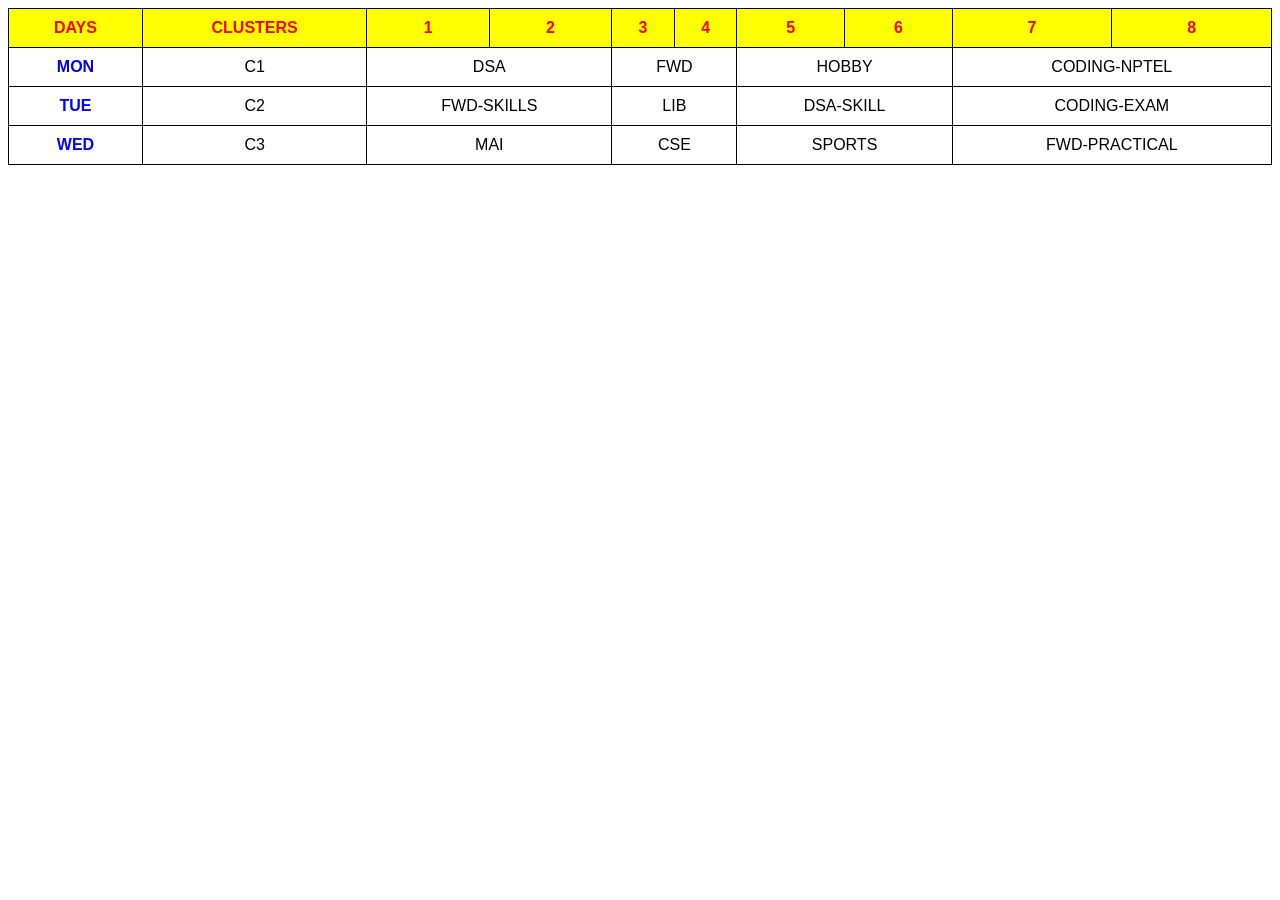
<file: table1.html>
<!DOCTYPE html>
<html>
<head>
    <title>Weekly Time Table</title>
    <style>
        table {
            border-collapse: collapse;
            width: 100%;
            text-align: center;
            font-family: Arial, sans-serif;
        }

        th, td {
            border: 1px solid black;
            padding: 10px;
        }

        th {
            background-color: yellow;
            color: red;
        }

        .day {
            color: blue;
            font-weight: bold;
        }

        .project {
            background-color: orange;
            font-weight: bold;
        }
    </style>
</head>

<body>

<table>
    <tr>
        <th>DAYS</th>
        <th>CLUSTERS</th>
        <th>1</th>
        <th>2</th>
        <th>3</th>
        <th>4</th>
        <th>5</th>
        <th>6</th>
        <th>7</th>
        <th>8</th>
    </tr>

    <tr>
        <td class="day">MON</td>
        <td>C1</td>
        <td colspan="2">DSA</td>
        <td colspan="2">FWD</td>
        <td colspan="2">HOBBY</td>
        <td colspan="2">CODING-NPTEL</td>
    </tr>

    <tr>
        <td class="day">TUE</td>
        <td>C2</td>
        <td colspan="2">FWD-SKILLS</td>
        <td colspan="2">LIB</td>
        <td colspan="2">DSA-SKILL</td>
        <td colspan="2">CODING-EXAM</td>
    </tr>

    <tr>
        <td class="day">WED</td>
        <td>C3</td>
        <td colspan="2">MAI</td>
        <td colspan="2">CSE</td>
        <td colspan="2">SPORTS</td>
        <td colspan="2">FWD-PRACTICAL</td>
    </tr>

    <tr>
</file>
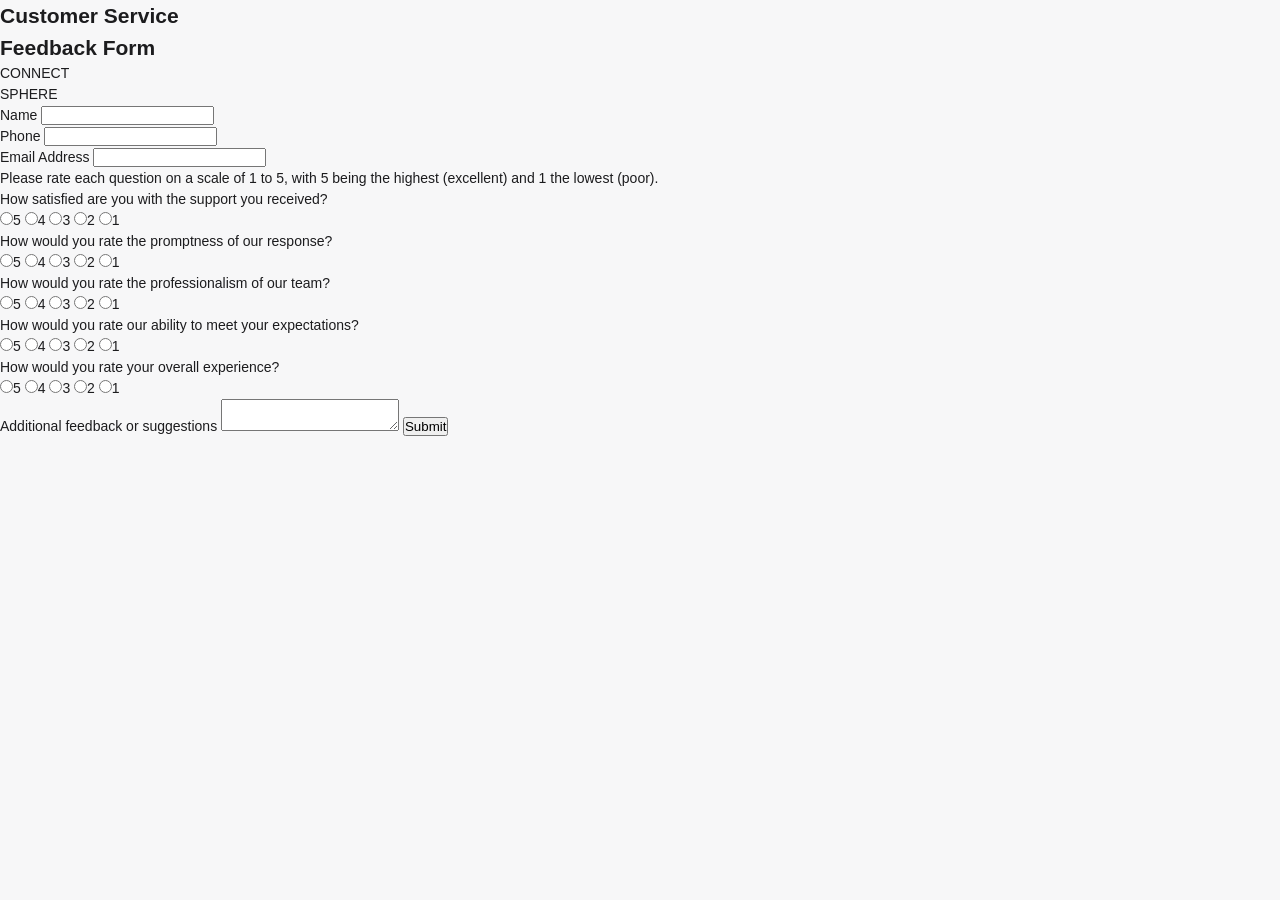
<file: task3.html>
<!DOCTYPE html>
<html lang="en">
<head>
    <meta charset="UTF-8">
    <title>Customer Service Feedback Form</title>
    <link rel="stylesheet" href="style.css">
</head>

<body>

<div class="container">

    <div class="header">
        <h2>Customer Service<br>Feedback Form</h2>
        <div class="logo">
            CONNECT<br>SPHERE
        </div>
    </div>

    <div class="form-box">
        <form>

            <label>Name</label>
            <input type="text">

            <div class="row">
                <div>
                    <label>Phone</label>
                    <input type="text">
                </div>
                <div>
                    <label>Email Address</label>
                    <input type="email">
                </div>
            </div>

            <p class="note">
                Please rate each question on a scale of 1 to 5,
                with 5 being the highest (excellent) and 1 the lowest (poor).
            </p>

            <label>How satisfied are you with the support you received?</label>
            <div class="rating">
                <input type="radio" name="q1">5
                <input type="radio" name="q1">4
                <input type="radio" name="q1">3
                <input type="radio" name="q1">2
                <input type="radio" name="q1">1
            </div>

            <label>How would you rate the promptness of our response?</label>
            <div class="rating">
                <input type="radio" name="q2">5
                <input type="radio" name="q2">4
                <input type="radio" name="q2">3
                <input type="radio" name="q2">2
                <input type="radio" name="q2">1
            </div>

            <label>How would you rate the professionalism of our team?</label>
            <div class="rating">
                <input type="radio" name="q3">5
                <input type="radio" name="q3">4
                <input type="radio" name="q3">3
                <input type="radio" name="q3">2
                <input type="radio" name="q3">1
            </div>

            <label>How would you rate our ability to meet your expectations?</label>
            <div class="rating">
                <input type="radio" name="q4">5
                <input type="radio" name="q4">4
                <input type="radio" name="q4">3
                <input type="radio" name="q4">2
                <input type="radio" name="q4">1
            </div>

            <label>How would you rate your overall experience?</label>
            <div class="rating">
                <input type="radio" name="q5">5
                <input type="radio" name="q5">4
                <input type="radio" name="q5">3
                <input type="radio" name="q5">2
                <input type="radio" name="q5">1
            </div>

            <label>Additional feedback or suggestions</label>
            <textarea></textarea>

            <button type="submit">Submit</button>

        </form>
    </div>
</div>

</body>
</html>
</file>
<file: style.css>
:root {
  --red: #C41230;
  --red-dark: #9B0D24;
  --red-light: #E8192E;
  --red-pale: #FDF0F2;
  --charcoal: #1C1C1E;
  --charcoal3: #3A3A3C;
  --green: #16A34A;
  --amber: #D97706;
  --surface: #FFFFFF;
  --surface2: #F7F7F8;
  --surface3: #F0F0F2;
  --border: #E4E4E7;
  --border2: #D1D1D6;
  --text: #1C1C1E;
  --text2: #48484A;
  --text3: #8E8E93;
  --shadow-sm: 0 1px 3px rgba(0,0,0,0.08);
  --shadow: 0 4px 12px rgba(0,0,0,0.08);
  --shadow-lg: 0 12px 32px rgba(0,0,0,0.14);
  --radius-sm: 8px;
  --radius: 12px;
  --radius-xl: 20px;
  --sidebar-w: 230px;
}

* { box-sizing: border-box; margin: 0; padding: 0; }
body { font-family: 'DM Sans', sans-serif; background: var(--surface2); color: var(--text); min-height: 100vh; font-size: 14px; line-height: 1.5; -webkit-font-smoothing: antialiased; }
::-webkit-scrollbar { width: 5px; }
::-webkit-scrollbar-thumb { background: var(--border2); border-radius: 10px; }

#login-screen { min-height: 100vh; display: flex; background: var(--charcoal); }
.login-left { flex: 1; display: flex; align-items: center; justify-content: center; padding: 60px; position: relative; overflow: hidden; }
.login-left::before { content: ''; position: absolute; inset: 0; background: linear-gradient(145deg, var(--red-dark) 0%, var(--charcoal) 60%); opacity: 0.95; }
.login-left-content { position: relative; z-index: 1; max-width: 440px; width: 100%; }
.login-brand { display: flex; align-items: center; gap: 14px; margin-bottom: 48px; }
.login-brand-icon { width: 48px; height: 48px; border-radius: 12px; background: rgba(255,255,255,0.15); display: flex; align-items: center; justify-content: center; font-size: 24px; flex-shrink: 0; }
.login-brand-text h1 { font-size: 11px; font-weight: 700; color: rgba(255,255,255,0.5); letter-spacing: 2px; text-transform: uppercase; }
.login-brand-text p { font-size: 18px; font-weight: 700; color: #fff; margin-top: 2px; }
.login-headline { margin-bottom: 32px; }
.login-headline h2 { font-size: 36px; font-weight: 700; color: #fff; line-height: 1.15; margin-bottom: 10px; }
.login-headline p { font-size: 15px; color: rgba(255,255,255,0.5); }
.login-features { display: flex; flex-direction: column; gap: 14px; }
.login-feature { display: flex; align-items: center; gap: 12px; }
.login-feature-icon { width: 36px; height: 36px; border-radius: 10px; display: flex; align-items: center; justify-content: center; font-size: 16px; flex-shrink: 0; }
.login-feature p { color: rgba(255,255,255,0.65); font-size: 13px; }
.login-feature strong { color: #fff; }
.login-right { width: 460px; flex-shrink: 0; background: var(--surface); display: flex; align-items: center; justify-content: center; padding: 60px 48px; overflow-y: auto; }
.login-form-wrap { width: 100%; }
.login-form-wrap h3 { font-size: 24px; font-weight: 700; color: var(--text); margin-bottom: 4px; }
.login-form-wrap > p { font-size: 13px; color: var(--text3); margin-bottom: 28px; }
.role-tabs { display: flex; gap: 6px; background: var(--surface2); border-radius: var(--radius); padding: 4px; margin-bottom: 24px; border: 1px solid var(--border); }
.role-tab { flex: 1; padding: 9px 6px; border: none; background: transparent; color: var(--text3); font-size: 12px; font-weight: 600; border-radius: 9px; cursor: pointer; font-family: inherit; transition: all 0.18s; display: flex; align-items: center; justify-content: center; gap: 5px; }
.role-tab.active { background: var(--red); color: #fff; box-shadow: 0 2px 8px rgba(196,18,48,0.3); }
.form-field { margin-bottom: 14px; }
.form-field label { display: block; font-size: 12px; font-weight: 600; color: var(--text2); margin-bottom: 5px; }
.form-field input, .form-field select, .form-field textarea { width: 100%; padding: 10px 13px; border-radius: var(--radius-sm); border: 1.5px solid var(--border); background: var(--surface2); font-family: inherit; font-size: 14px; color: var(--text); outline: none; transition: border 0.18s, box-shadow 0.18s; }
.form-field input:focus, .form-field select:focus, .form-field textarea:focus { border-color: var(--red); box-shadow: 0 0 0 3px rgba(196,18,48,0.08); background: #fff; }
.form-field textarea { resize: vertical; min-height: 80px; }
.btn-login { width: 100%; padding: 12px; border-radius: var(--radius-sm); border: none; background: var(--red); color: #fff; font-size: 14px; font-weight: 700; cursor: pointer; font-family: inherit; transition: all 0.2s; margin-top: 6px; box-shadow: 0 2px 12px rgba(196,18,48,0.35); display: flex; align-items: center; justify-content: center; gap: 8px; }
.btn-login:hover { background: var(--red-dark); transform: translateY(-1px); }
.demo-creds { margin-top: 16px; background: var(--surface2); border: 1px solid var(--border); border-radius: 10px; padding: 14px; }
.demo-creds-title { font-size: 11px; font-weight: 700; color: var(--text3); text-transform: uppercase; letter-spacing: 0.5px; margin-bottom: 10px; }
.demo-table { width: 100%; border-collapse: collapse; font-size: 12px; }
.demo-table tr { border-bottom: 1px solid var(--border); }
.demo-table tr:last-child { border-bottom: none; }
.demo-table td { padding: 5px 6px; }
.demo-table td:first-child { font-weight: 700; color: var(--text); }
.cred-id { font-family: monospace; color: var(--red); font-weight: 600; }
.cred-pass { font-family: monospace; color: var(--text2); }

#app { display: none; min-height: 100vh; }

.sidebar {
  width: var(--sidebar-w);
  min-height: 100vh;
  position: fixed;
  top: 0; left: 0; bottom: 0;
  background: var(--charcoal);
  display: flex;
  flex-direction: column;
  z-index: 100;
  border-right: 1px solid var(--charcoal3);
  overflow: hidden;
}
.sidebar-header { padding: 14px; border-bottom: 1px solid var(--charcoal3); display: flex; align-items: center; gap: 10px; flex-shrink: 0; }
.sidebar-brand-badge { width: 36px; height: 36px; border-radius: 9px; background: var(--red); color: #fff; font-size: 11px; font-weight: 800; display: flex; align-items: center; justify-content: center; letter-spacing: 0.5px; flex-shrink: 0; box-shadow: 0 2px 8px rgba(196,18,48,0.4); }
.sidebar-logo-text { line-height: 1.25; overflow: hidden; }
.sidebar-logo-text span { display: block; font-size: 9px; font-weight: 600; color: rgba(255,255,255,0.35); text-transform: uppercase; letter-spacing: 1px; white-space: nowrap; }
.sidebar-logo-text strong { display: block; font-size: 12px; font-weight: 700; color: #fff; margin-top: 2px; white-space: nowrap; }
.sidebar-user { padding: 12px 14px; border-bottom: 1px solid var(--charcoal3); display: flex; align-items: center; gap: 10px; flex-shrink: 0; }
.user-avatar { width: 34px; height: 34px; border-radius: 50%; display: flex; align-items: center; justify-content: center; font-size: 13px; font-weight: 700; color: #fff; flex-shrink: 0; background: var(--red); }
.user-info { overflow: hidden; }
.user-info h4 { font-size: 13px; font-weight: 600; color: #fff; white-space: nowrap; overflow: hidden; text-overflow: ellipsis; }
.user-info span { font-size: 11px; color: rgba(255,255,255,0.35); }
.sidebar-nav { flex: 1; padding: 10px 8px; overflow-y: auto; }
.nav-item { display: flex; align-items: center; gap: 9px; padding: 9px 10px; border-radius: var(--radius-sm); cursor: pointer; color: rgba(255,255,255,0.45); font-size: 13px; font-weight: 500; transition: all 0.15s; margin-bottom: 1px; position: relative; }
.nav-item:hover { background: rgba(255,255,255,0.05); color: rgba(255,255,255,0.8); }
.nav-item.active { background: rgba(196,18,48,0.18); color: #fff; }
.nav-item.active::before { content: ''; position: absolute; left: 0; top: 4px; bottom: 4px; width: 3px; background: var(--red); border-radius: 0 3px 3px 0; }
.nav-icon { font-size: 15px; width: 18px; text-align: center; flex-shrink: 0; }
.nav-badge { margin-left: auto; background: var(--red); color: #fff; font-size: 9px; font-weight: 800; padding: 2px 6px; border-radius: 20px; }
.sidebar-footer { padding: 10px 8px; border-top: 1px solid var(--charcoal3); flex-shrink: 0; }
.btn-logout { width: 100%; padding: 9px 10px; border-radius: var(--radius-sm); border: 1px solid var(--charcoal3); background: transparent; color: rgba(255,255,255,0.35); font-size: 12px; font-weight: 600; cursor: pointer; font-family: inherit; transition: all 0.18s; text-align: left; display: flex; align-items: center; gap: 8px; }
.btn-logout:hover { background: rgba(239,68,68,0.1); border-color: rgba(239,68,68,0.3); color: #fca5a5; }

.main { margin-left: var(--sidebar-w); min-height: 100vh; padding: 28px 32px; }
.page-header { margin-bottom: 24px; }
.page-header h1 { font-size: 22px; font-weight: 700; color: var(--text); }
.page-header p { font-size: 13px; color: var(--text3); margin-top: 3px; }
.page-header-row { display: flex; align-items: flex-start; justify-content: space-between; }
.page { display: none; }
.page.active { display: block; animation: fadeIn 0.22s ease; }
@keyframes fadeIn { from { opacity: 0; transform: translateY(8px); } to { opacity: 1; transform: translateY(0); } }

.stats-row { display: grid; grid-template-columns: repeat(4,1fr); gap: 14px; margin-bottom: 20px; }
.stat-card { background: var(--surface); border-radius: var(--radius); padding: 18px 20px; border: 1px solid var(--border); box-shadow: var(--shadow-sm); display: flex; align-items: center; gap: 14px; transition: box-shadow 0.18s; }
.stat-card:hover { box-shadow: var(--shadow); }
.stat-icon { width: 44px; height: 44px; border-radius: 10px; display: flex; align-items: center; justify-content: center; font-size: 20px; flex-shrink: 0; }
.stat-num { font-size: 26px; font-weight: 700; line-height: 1; }
.stat-label { font-size: 11px; color: var(--text3); font-weight: 500; margin-top: 3px; }
.stat-change { font-size: 11px; font-weight: 600; margin-top: 4px; }
.up { color: var(--green); }
.down { color: var(--amber); }

.card { background: var(--surface); border-radius: var(--radius); border: 1px solid var(--border); box-shadow: var(--shadow-sm); }
.card-pad { padding: 20px; }
.card-header { display: flex; align-items: center; justify-content: space-between; padding: 16px 20px; border-bottom: 1px solid var(--border); }
.card-title { font-size: 14px; font-weight: 700; color: var(--text); }
.card-link { font-size: 12px; font-weight: 600; color: var(--red); cursor: pointer; text-decoration: none; }
.card-link:hover { color: var(--red-dark); }
.grid-2 { display: grid; grid-template-columns: 1fr 1fr; gap: 16px; margin-bottom: 16px; }
.grid-3 { display: grid; grid-template-columns: repeat(3,1fr); gap: 14px; }

.item-row { display: flex; align-items: center; gap: 12px; padding: 12px 20px; border-bottom: 1px solid var(--border); cursor: pointer; transition: background 0.12s; }
.item-row:hover { background: var(--surface2); }
.item-row:last-child { border-bottom: none; }

.btn { display: inline-flex; align-items: center; gap: 6px; padding: 8px 16px; border-radius: var(--radius-sm); font-size: 13px; font-weight: 600; cursor: pointer; font-family: inherit; border: none; transition: all 0.15s; white-space: nowrap; }
.btn-red { background: var(--red); color: #fff; }
.btn-red:hover { background: var(--red-dark); }
.btn-outline { background: #fff; border: 1.5px solid var(--border2); color: var(--text2); }
.btn-outline:hover { border-color: var(--red); color: var(--red); }
.btn-green-s { background: #E8F5E9; color: #1B5E20; border: none; }
.btn-green-s:hover { background: #C8E6C9; }
.btn-red-s { background: #FFEBEE; color: #B71C1C; border: none; }
.btn-red-s:hover { background: #FFCDD2; }
.btn-blue { background: #1e4fc7; color: #fff; border: none; }
.btn-blue:hover { background: #1740a8; }
.btn-green { background: var(--green); color: #fff; border: none; }
.btn-green:hover { background: #15803d; }
.btn-sm { padding: 5px 11px; font-size: 12px; }
.btn-block { width: 100%; justify-content: center; }

.search-wrap { position: relative; margin-bottom: 16px; }
.search-wrap input { width: 100%; padding: 10px 14px 10px 38px; border-radius: var(--radius-sm); border: 1.5px solid var(--border); background: #fff; font-family: inherit; font-size: 14px; color: var(--text); outline: none; transition: border 0.18s; }
.search-wrap input:focus { border-color: var(--red); box-shadow: 0 0 0 3px rgba(196,18,48,0.07); }
.search-icon { position: absolute; left: 12px; top: 50%; transform: translateY(-50%); color: var(--text3); font-size: 15px; }
.filters-row { display: flex; align-items: center; gap: 8px; margin-bottom: 16px; flex-wrap: wrap; }
.filter-select { padding: 7px 12px; border-radius: var(--radius-sm); border: 1.5px solid var(--border); background: #fff; font-family: inherit; font-size: 13px; color: var(--text2); outline: none; cursor: pointer; }
.filter-select:focus { border-color: var(--red); }

.table-wrap { overflow-x: auto; }
table { width: 100%; border-collapse: collapse; }
th { text-align: left; font-size: 11px; font-weight: 700; color: var(--text3); text-transform: uppercase; letter-spacing: 0.5px; padding: 10px 16px; border-bottom: 2px solid var(--border); background: var(--surface2); white-space: nowrap; }
td { padding: 12px 16px; border-bottom: 1px solid var(--border); font-size: 13px; vertical-align: middle; }
tr:last-child td { border-bottom: none; }
tbody tr:hover td { background: var(--surface2); }

.proof-bar { height: 6px; background: var(--surface3); border-radius: 3px; overflow: hidden; }
.proof-fill { height: 100%; border-radius: 3px; transition: width 0.4s ease; }

.timeline { display: flex; flex-direction: column; }
.tl-item { display: flex; gap: 12px; padding-bottom: 16px; position: relative; }
.tl-item:not(:last-child)::after { content: ''; position: absolute; left: 13px; top: 28px; bottom: 0; width: 2px; background: var(--border); }
.tl-dot { width: 28px; height: 28px; border-radius: 50%; flex-shrink: 0; display: flex; align-items: center; justify-content: center; font-size: 12px; border: 2px solid var(--border); background: var(--surface); }
.tl-dot.done { background: var(--green); border-color: var(--green); color: #fff; }
.tl-dot.pend { background: var(--amber); border-color: var(--amber); color: #fff; }
.tl-content h4 { font-size: 13px; font-weight: 600; color: var(--text); }
.tl-content p { font-size: 12px; color: var(--text3); margin-top: 1px; }

.steps-row { display: flex; align-items: flex-start; margin-bottom: 24px; }
.step-item { flex: 1; text-align: center; position: relative; }
.step-item:not(:last-child)::after { content: ''; position: absolute; top: 14px; left: 60%; right: -10%; height: 2px; background: var(--border); }
.step-item.done:not(:last-child)::after { background: var(--green); }
.step-num { width: 28px; height: 28px; border-radius: 50%; display: inline-flex; align-items: center; justify-content: center; font-size: 12px; font-weight: 700; border: 2px solid var(--border); background: #fff; color: var(--text3); }
.step-item.active .step-num { border-color: var(--red); background: var(--red); color: #fff; }
.step-item.done .step-num { border-color: var(--green); background: var(--green); color: #fff; }
.step-label { font-size: 11px; font-weight: 600; margin-top: 5px; color: var(--text3); }
.step-item.active .step-label { color: var(--red); }
.step-item.done .step-label { color: var(--green); }

.quiz-opt { display: flex; align-items: center; gap: 9px; padding: 9px 12px; border-radius: var(--radius-sm); border: 1.5px solid var(--border); background: #fff; cursor: pointer; transition: all 0.15s; font-size: 13px; margin-bottom: 6px; }
.quiz-opt:hover { border-color: var(--red-light); background: var(--red-pale); }
.quiz-opt.selected { border-color: var(--red); background: var(--red-pale); font-weight: 600; }

.upload-area { border: 2px dashed var(--border2); border-radius: var(--radius-sm); padding: 28px 20px; text-align: center; cursor: pointer; transition: all 0.18s; background: var(--surface2); }
.upload-area:hover { border-color: var(--red); background: var(--red-pale); }
.upload-icon { font-size: 30px; margin-bottom: 6px; }
.upload-area p { font-size: 13px; color: var(--text3); }
.upload-link { color: var(--red); font-weight: 600; cursor: pointer; }

.modal-overlay { position: fixed; inset: 0; background: rgba(0,0,0,0.45); backdrop-filter: blur(4px); display: flex; align-items: center; justify-content: center; z-index: 999; opacity: 0; pointer-events: none; transition: opacity 0.2s; }
.modal-overlay.open { opacity: 1; pointer-events: all; }
.modal { background: #fff; border-radius: var(--radius-xl); padding: 28px; width: 500px; max-width: 95vw; max-height: 90vh; overflow-y: auto; transform: scale(0.95); transition: transform 0.2s; box-shadow: var(--shadow-lg); }
.modal-overlay.open .modal { transform: scale(1); }
.modal-title { font-size: 18px; font-weight: 700; margin-bottom: 4px; }
.modal-sub { font-size: 13px; color: var(--text3); margin-bottom: 20px; }
.modal-footer { display: flex; gap: 8px; margin-top: 20px; justify-content: flex-end; }

.alert { display: flex; align-items: flex-start; gap: 10px; padding: 11px 13px; border-radius: var(--radius-sm); font-size: 13px; margin-bottom: 14px; }
.alert-info { background: #E3F2FD; color: #0D47A1; border: 1px solid #BBDEFB; }
.alert-warn { background: #FFF9C4; color: #7B6000; border: 1px solid #F9E800; }

.bar-chart { display: flex; align-items: flex-end; gap: 4px; height: 64px; padding: 0 4px; }
.bar-col { flex: 1; border-radius: 3px 3px 0 0; background: var(--red); opacity: 0.7; transition: opacity 0.2s; }
.bar-col:hover { opacity: 1; }
.divider { height: 1px; background: var(--border); margin: 16px 0; }

.form-section { margin-bottom: 24px; }
.form-section-title { font-size: 11px; font-weight: 700; color: var(--text3); text-transform: uppercase; letter-spacing: 0.8px; margin-bottom: 14px; padding-bottom: 8px; border-bottom: 1px solid var(--border); }
.form-row { display: grid; grid-template-columns: 1fr 1fr; gap: 12px; }

.tag { display: inline-block; padding: 2px 8px; border-radius: 20px; font-size: 11px; font-weight: 600; background: var(--surface3); color: var(--text3); border: 1px solid var(--border); }
.badge-status { display: inline-flex; padding: 3px 8px; border-radius: 20px; font-size: 11px; font-weight: 600; }
.badge-status.open { background: #FFF3E0; color: #E65100; }
.badge-status.pending { background: #FFF9C4; color: #7B6000; }
.badge-status.verified { background: #E8F5E9; color: #1B5E20; }
.badge-status.claimed { background: #E3F2FD; color: #0D47A1; }
.badge-status.rejected { background: #FFEBEE; color: #B71C1C; }

.empty-state { text-align: center; padding: 48px 20px; color: var(--text3); }
.empty-state .icon { font-size: 40px; margin-bottom: 10px; }
</file>
